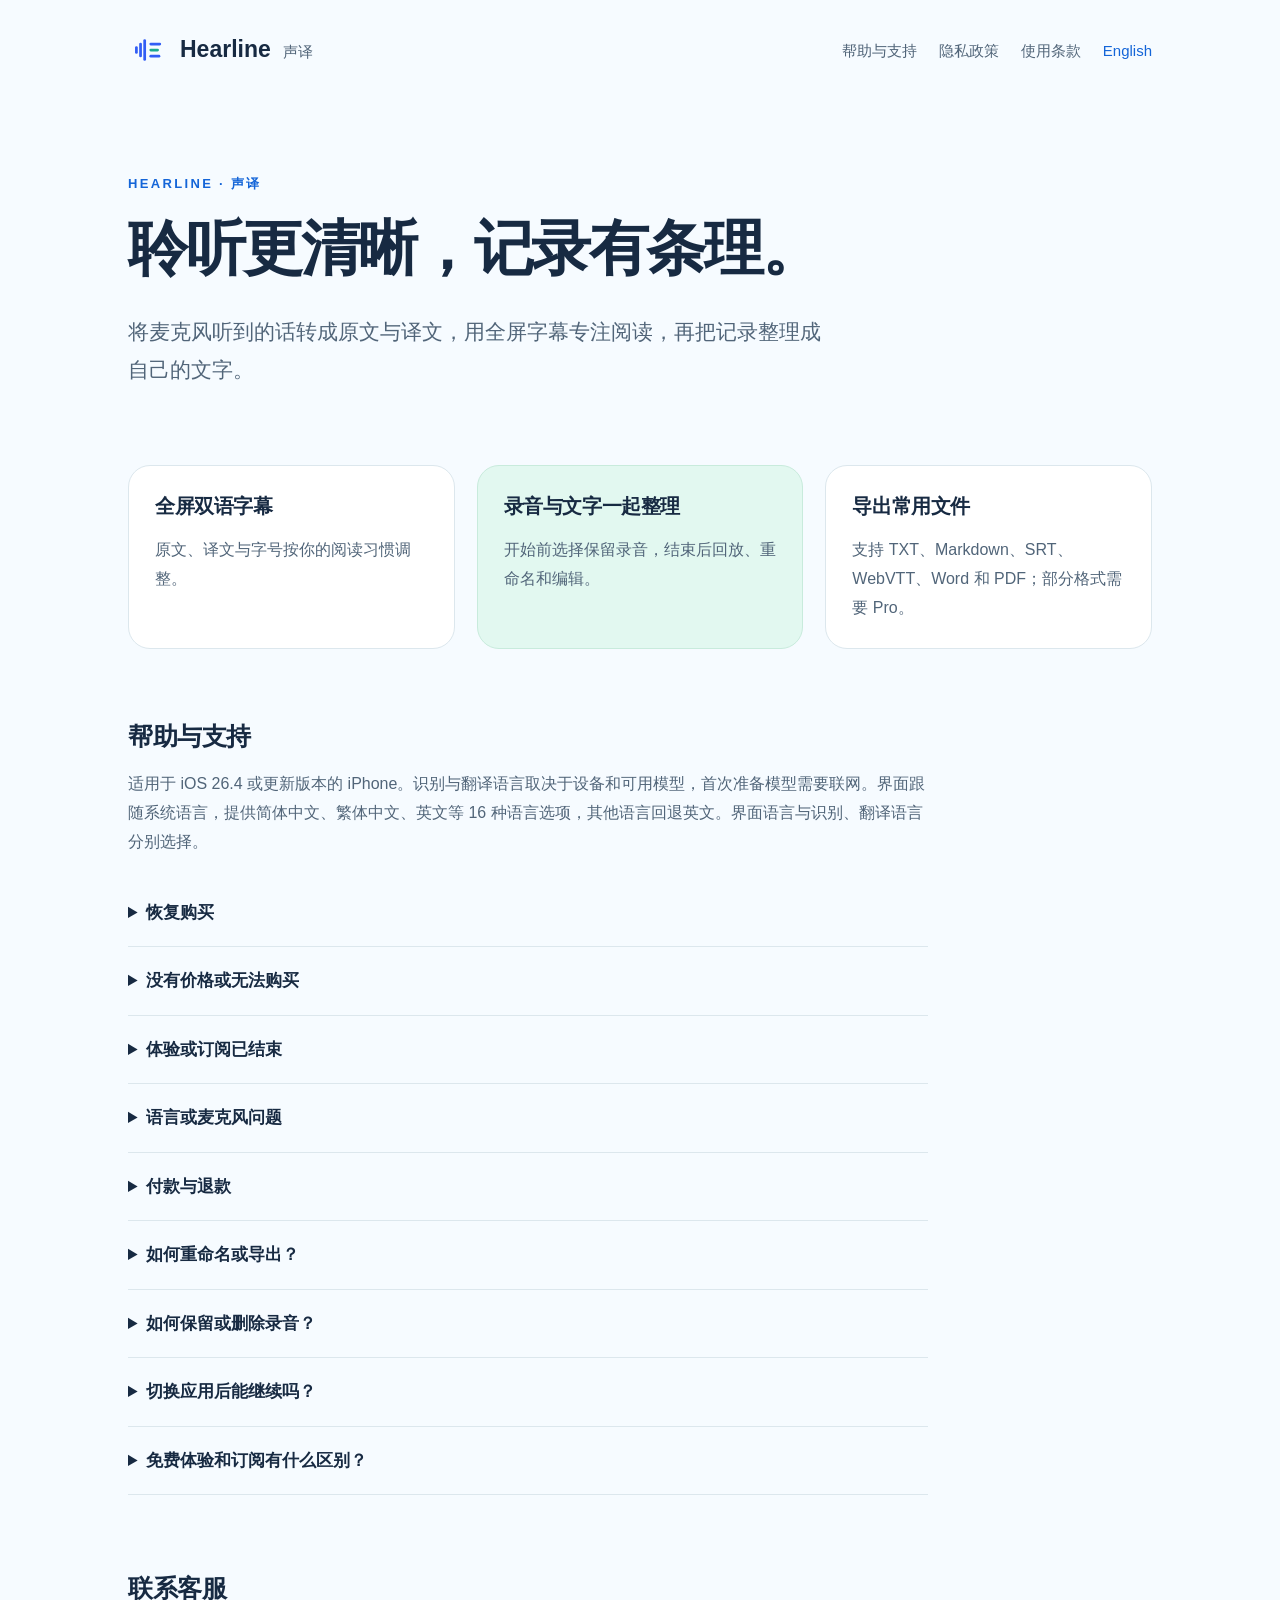
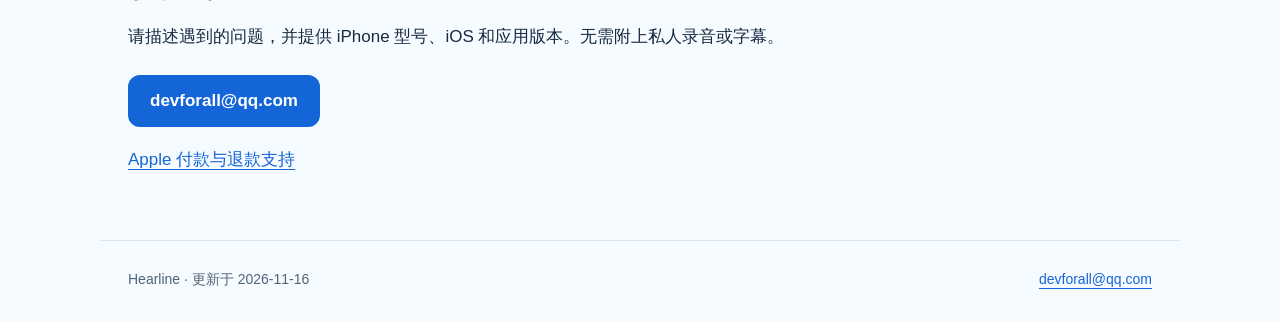
<file: index.html>
<!doctype html>
<html lang="zh-Hans">
<head>
  <meta charset="utf-8">
  <meta name="viewport" content="width=device-width, initial-scale=1">
  <meta name="description" content="将麦克风听到的话转成原文与译文，用全屏字幕专注阅读，再把记录整理成自己的文字。">
  <meta name="theme-color" content="#f6fbff">
  <title>帮助与支持 · Hearline</title>
  <link rel="icon" href="assets/hearline-mark.svg" type="image/svg+xml">
  <link rel="stylesheet" href="assets/style.css">
</head>
<body>
  <header class="header">
    <a class="brand" href="index.html"><img src="assets/hearline-mark.svg" width="40" height="40" alt=""><span>Hearline <small>声译</small></span></a>
    <nav aria-label="页面导航">
      <a href="index.html">帮助与支持</a><a href="privacy.html">隐私政策</a><a href="terms.html">使用条款</a>
      <a class="language" href="en/index.html" lang="en">English</a>
    </nav>
  </header>
  <main><section class="hero"><p class="eyebrow">HEARLINE · 声译</p><h1>聆听更清晰，记录有条理。</h1><p class="lead">将麦克风听到的话转成原文与译文，用全屏字幕专注阅读，再把记录整理成自己的文字。</p></section>
<section class="features" aria-label="功能"><article><h2>全屏双语字幕</h2><p>原文、译文与字号按你的阅读习惯调整。</p></article><article><h2>录音与文字一起整理</h2><p>开始前选择保留录音，结束后回放、重命名和编辑。</p></article><article><h2>导出常用文件</h2><p>支持 TXT、Markdown、SRT、WebVTT、Word 和 PDF；部分格式需要 Pro。</p></article></section>
<section class="support"><h2>帮助与支持</h2><p class="muted">适用于 iOS 26.4 或更新版本的 iPhone。识别与翻译语言取决于设备和可用模型，首次准备模型需要联网。界面跟随系统语言，提供简体中文、繁体中文、英文等 16 种语言选项，其他语言回退英文。界面语言与识别、翻译语言分别选择。</p><details><summary>恢复购买</summary><p>使用原先订阅的 Apple 账户，联网后点击“恢复购买”。即使已取消自动续订，通常仍可使用至付费周期结束。</p></details><details><summary>没有价格或无法购买</summary><p>检查网络和 App Store 账户，再重新加载价格。商品可用性取决于所在商店；暂不可用的商品不会通过本应用扣款或开通 Pro。</p></details><details><summary>体验或订阅已结束</summary><p>已经收到的文字会保留，可打开记录查看、编辑和导出 TXT／Markdown。联网确认续订，或选择订阅后重新开始聆听。</p></details><details><summary>语言或麦克风问题</summary><p>先准备所需语言模型并允许麦克风权限。订阅不会让不支持的语言或设备变为可用。音频中断后，请回到 Hearline 手动继续。</p></details><details><summary>付款与退款</summary><p>在 App Store 设置中管理续订。App Store 扣费及退款由 Apple 处理，可使用下方 Apple 支持入口。</p></details><details><summary>如何重命名或导出？</summary><p>在“记录”页面向左滑动一条记录，选择重命名、编辑或导出。记录名称也会用于导出文件名。右滑不会显示菜单。</p></details><details><summary>如何保留或删除录音？</summary><p>开始前的“保留录音”默认开启，可提前关闭。结束后在记录详情回放、导出 M4A 或仅删除音频；删除整条记录会同时删除录音。录音不随设备备份保留，请主动导出重要音频。</p></details><details><summary>切换应用后能继续吗？</summary><p>主动开始聆听后可以继续使用麦克风转录与翻译；暂停或结束即可停止。来电、麦克风被占用、额度或权益结束会停止采音。Hearline 不直接读取通话或其他应用的内部音轨。</p></details><details><summary>免费体验和订阅有什么区别？</summary><p>未订阅可累计体验 10 分钟，不按日补充。周付、月付和年付均自动续费，权益相同；价格以应用内当前商店显示为准。已有文字的查看、人工编辑、TXT／Markdown 导出，以及已有录音的回放和 M4A 导出不要求续费。</p></details></section>
<section class="contact"><h2>联系客服</h2><p>请描述遇到的问题，并提供 iPhone 型号、iOS 和应用版本。无需附上私人录音或字幕。</p><a class="button" href="mailto:devforall@qq.com?subject=Hearline%20Support">devforall@qq.com</a><p><a href="https://support.apple.com/billing">Apple 付款与退款支持</a></p></section></main>
  <footer><span>Hearline · 更新于 2026-11-16</span><a href="mailto:devforall@qq.com">devforall@qq.com</a></footer>
</body>
</html>
</file>
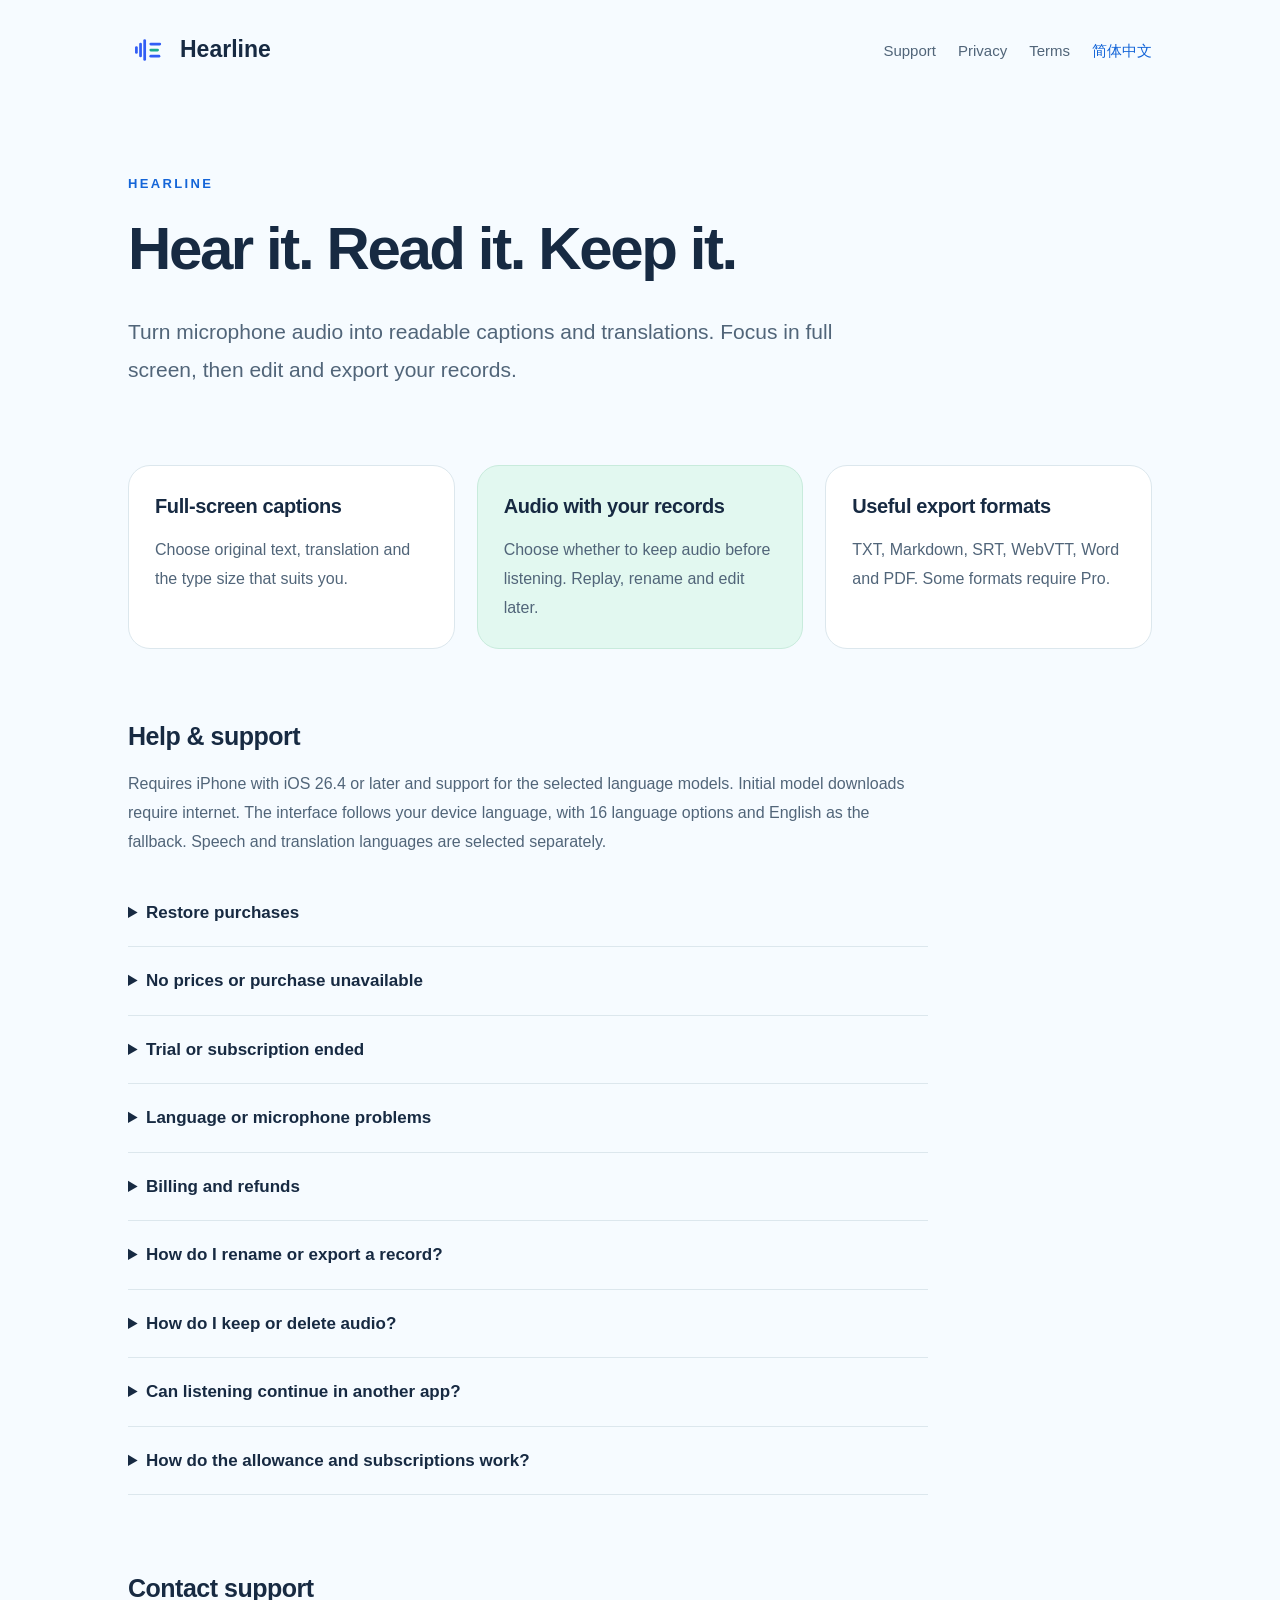
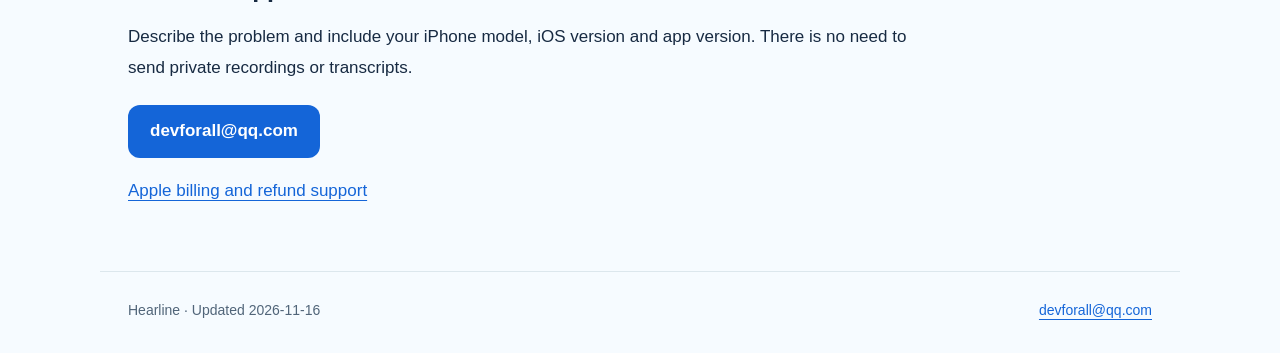
<file: en/index.html>
<!doctype html>
<html lang="en">
<head>
  <meta charset="utf-8">
  <meta name="viewport" content="width=device-width, initial-scale=1">
  <meta name="description" content="Turn microphone audio into readable captions and translations. Focus in full screen, then edit and export your records.">
  <meta name="theme-color" content="#f6fbff">
  <title>Help &amp; support · Hearline</title>
  <link rel="icon" href="../assets/hearline-mark.svg" type="image/svg+xml">
  <link rel="stylesheet" href="../assets/style.css">
</head>
<body>
  <header class="header">
    <a class="brand" href="index.html"><img src="../assets/hearline-mark.svg" width="40" height="40" alt=""><span>Hearline</span></a>
    <nav aria-label="Pages">
      <a href="index.html">Support</a><a href="privacy.html">Privacy</a><a href="terms.html">Terms</a>
      <a class="language" href="../index.html" lang="zh-Hans">简体中文</a>
    </nav>
  </header>
  <main><section class="hero"><p class="eyebrow">HEARLINE</p><h1>Hear it. Read it. Keep it.</h1><p class="lead">Turn microphone audio into readable captions and translations. Focus in full screen, then edit and export your records.</p></section>
<section class="features" aria-label="Features"><article><h2>Full-screen captions</h2><p>Choose original text, translation and the type size that suits you.</p></article><article><h2>Audio with your records</h2><p>Choose whether to keep audio before listening. Replay, rename and edit later.</p></article><article><h2>Useful export formats</h2><p>TXT, Markdown, SRT, WebVTT, Word and PDF. Some formats require Pro.</p></article></section>
<section class="support"><h2>Help & support</h2><p class="muted">Requires iPhone with iOS 26.4 or later and support for the selected language models. Initial model downloads require internet. The interface follows your device language, with 16 language options and English as the fallback. Speech and translation languages are selected separately.</p><details><summary>Restore purchases</summary><p>Use the Apple Account that originally subscribed, connect to the internet, then tap Restore purchases. If you canceled renewal, Pro normally stays active until the paid period ends.</p></details><details><summary>No prices or purchase unavailable</summary><p>Check your connection and App Store account, then retry loading prices. Availability depends on your storefront. Unavailable products do not grant Pro or charge you through this app.</p></details><details><summary>Trial or subscription ended</summary><p>Already received words are preserved. Open the record to review, edit or export TXT/Markdown. Reconnect to confirm renewal, or choose a subscription to start listening again.</p></details><details><summary>Language or microphone problems</summary><p>Prepare the required language models and allow microphone access. A subscription does not make an unsupported language or device compatible. After an audio interruption, return to Hearline and resume manually.</p></details><details><summary>Billing and refunds</summary><p>Manage renewal in App Store settings. Apple handles App Store charges and refund requests; use the Apple support link below.</p></details><details><summary>How do I rename or export a record?</summary><p>In Records, swipe left on a record to rename, edit or export it. Its name becomes the export filename. Swiping right shows no actions.</p></details><details><summary>How do I keep or delete audio?</summary><p>Keep recording is on by default and can be turned off before a session. Open a finished record to replay, export M4A or delete only its audio. Deleting a record also deletes its audio. Audio is excluded from device backups; export important recordings yourself.</p></details><details><summary>Can listening continue in another app?</summary><p>After you start a session, microphone transcription and translation can continue when you switch apps. Pause or end to stop. Calls, microphone interruptions or the end of your allowance or access stop capture. Hearline does not directly access calls or another app&#x27;s internal audio track.</p></details><details><summary>How do the allowance and subscriptions work?</summary><p>The free listening allowance is a total of 10 minutes and does not refill daily. Weekly, monthly and annual plans auto-renew and provide the same Pro features. Your App Store price is shown before purchase. Reading, manual editing, TXT/Markdown export and playback or M4A export of saved audio do not require renewal.</p></details></section>
<section class="contact"><h2>Contact support</h2><p>Describe the problem and include your iPhone model, iOS version and app version. There is no need to send private recordings or transcripts.</p><a class="button" href="mailto:devforall@qq.com?subject=Hearline%20Support">devforall@qq.com</a><p><a href="https://support.apple.com/billing">Apple billing and refund support</a></p></section></main>
  <footer><span>Hearline · Updated 2026-11-16</span><a href="mailto:devforall@qq.com">devforall@qq.com</a></footer>
</body>
</html>
</file>
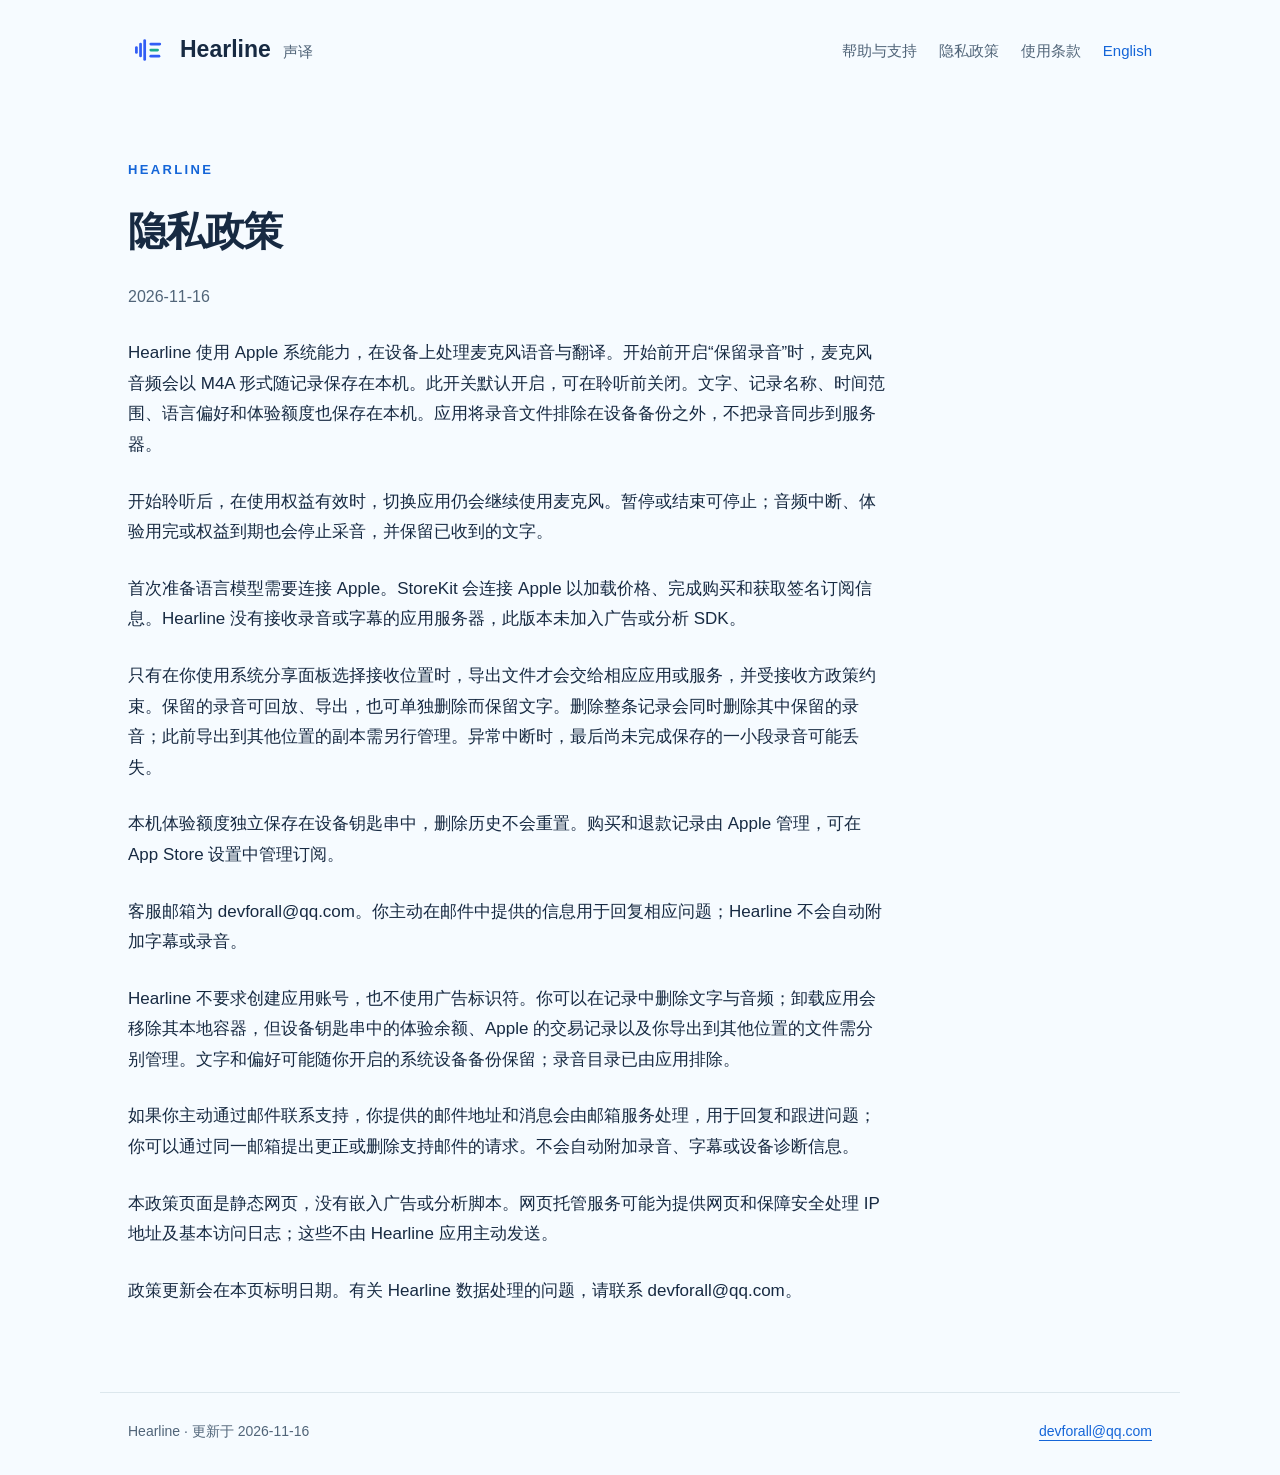
<file: privacy.html>
<!doctype html>
<html lang="zh-Hans">
<head>
  <meta charset="utf-8">
  <meta name="viewport" content="width=device-width, initial-scale=1">
  <meta name="description" content="隐私政策 · Hearline">
  <meta name="theme-color" content="#f6fbff">
  <title>隐私政策 · Hearline</title>
  <link rel="icon" href="assets/hearline-mark.svg" type="image/svg+xml">
  <link rel="stylesheet" href="assets/style.css">
</head>
<body>
  <header class="header">
    <a class="brand" href="index.html"><img src="assets/hearline-mark.svg" width="40" height="40" alt=""><span>Hearline <small>声译</small></span></a>
    <nav aria-label="页面导航">
      <a href="index.html">帮助与支持</a><a href="privacy.html">隐私政策</a><a href="terms.html">使用条款</a>
      <a class="language" href="en/privacy.html" lang="en">English</a>
    </nav>
  </header>
  <main><article class="document"><p class="eyebrow">HEARLINE</p><h1>隐私政策</h1><p class="muted">2026-11-16</p><p>Hearline 使用 Apple 系统能力，在设备上处理麦克风语音与翻译。开始前开启“保留录音”时，麦克风音频会以 M4A 形式随记录保存在本机。此开关默认开启，可在聆听前关闭。文字、记录名称、时间范围、语言偏好和体验额度也保存在本机。应用将录音文件排除在设备备份之外，不把录音同步到服务器。</p>
<p>开始聆听后，在使用权益有效时，切换应用仍会继续使用麦克风。暂停或结束可停止；音频中断、体验用完或权益到期也会停止采音，并保留已收到的文字。</p>
<p>首次准备语言模型需要连接 Apple。StoreKit 会连接 Apple 以加载价格、完成购买和获取签名订阅信息。Hearline 没有接收录音或字幕的应用服务器，此版本未加入广告或分析 SDK。</p>
<p>只有在你使用系统分享面板选择接收位置时，导出文件才会交给相应应用或服务，并受接收方政策约束。保留的录音可回放、导出，也可单独删除而保留文字。删除整条记录会同时删除其中保留的录音；此前导出到其他位置的副本需另行管理。异常中断时，最后尚未完成保存的一小段录音可能丢失。</p>
<p>本机体验额度独立保存在设备钥匙串中，删除历史不会重置。购买和退款记录由 Apple 管理，可在 App Store 设置中管理订阅。</p>
<p>客服邮箱为 devforall@qq.com。你主动在邮件中提供的信息用于回复相应问题；Hearline 不会自动附加字幕或录音。</p><p>Hearline 不要求创建应用账号，也不使用广告标识符。你可以在记录中删除文字与音频；卸载应用会移除其本地容器，但设备钥匙串中的体验余额、Apple 的交易记录以及你导出到其他位置的文件需分别管理。文字和偏好可能随你开启的系统设备备份保留；录音目录已由应用排除。</p>
<p>如果你主动通过邮件联系支持，你提供的邮件地址和消息会由邮箱服务处理，用于回复和跟进问题；你可以通过同一邮箱提出更正或删除支持邮件的请求。不会自动附加录音、字幕或设备诊断信息。</p>
<p>本政策页面是静态网页，没有嵌入广告或分析脚本。网页托管服务可能为提供网页和保障安全处理 IP 地址及基本访问日志；这些不由 Hearline 应用主动发送。</p>
<p>政策更新会在本页标明日期。有关 Hearline 数据处理的问题，请联系 devforall@qq.com。</p></article></main>
  <footer><span>Hearline · 更新于 2026-11-16</span><a href="mailto:devforall@qq.com">devforall@qq.com</a></footer>
</body>
</html>
</file>
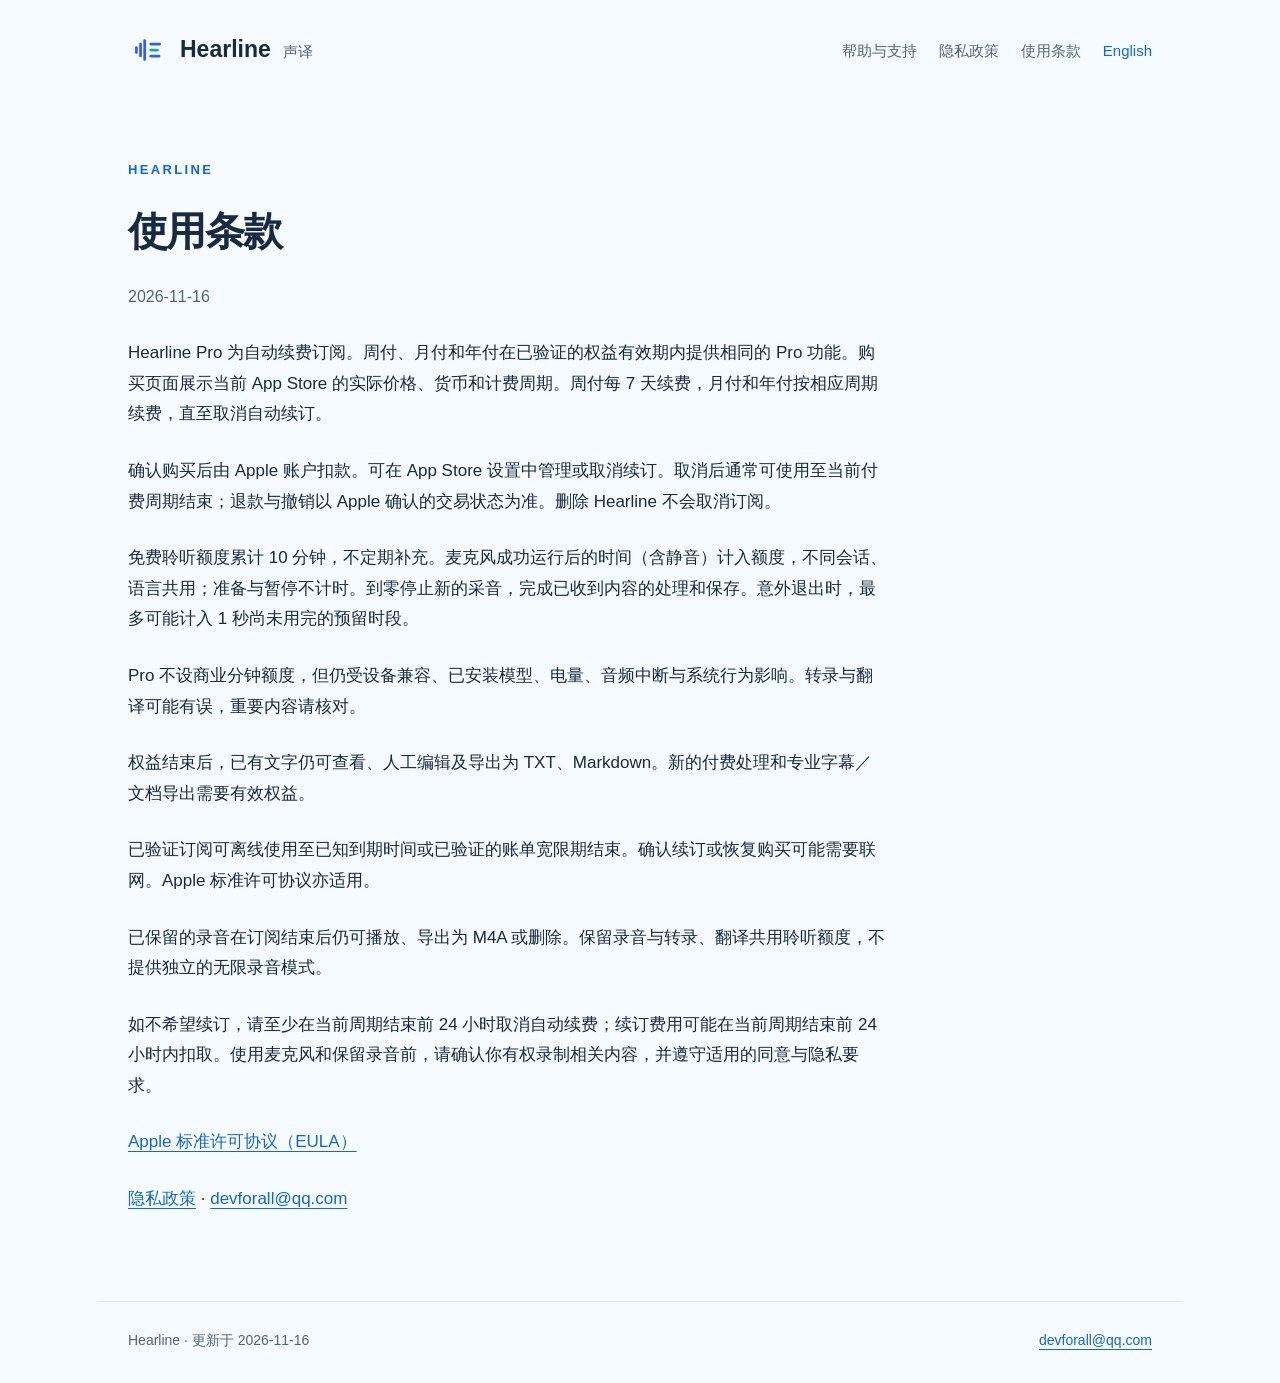
<file: terms.html>
<!doctype html>
<html lang="zh-Hans">
<head>
  <meta charset="utf-8">
  <meta name="viewport" content="width=device-width, initial-scale=1">
  <meta name="description" content="使用条款 · Hearline">
  <meta name="theme-color" content="#f6fbff">
  <title>使用条款 · Hearline</title>
  <link rel="icon" href="assets/hearline-mark.svg" type="image/svg+xml">
  <link rel="stylesheet" href="assets/style.css">
</head>
<body>
  <header class="header">
    <a class="brand" href="index.html"><img src="assets/hearline-mark.svg" width="40" height="40" alt=""><span>Hearline <small>声译</small></span></a>
    <nav aria-label="页面导航">
      <a href="index.html">帮助与支持</a><a href="privacy.html">隐私政策</a><a href="terms.html">使用条款</a>
      <a class="language" href="en/terms.html" lang="en">English</a>
    </nav>
  </header>
  <main><article class="document"><p class="eyebrow">HEARLINE</p><h1>使用条款</h1><p class="muted">2026-11-16</p><p>Hearline Pro 为自动续费订阅。周付、月付和年付在已验证的权益有效期内提供相同的 Pro 功能。购买页面展示当前 App Store 的实际价格、货币和计费周期。周付每 7 天续费，月付和年付按相应周期续费，直至取消自动续订。</p>
<p>确认购买后由 Apple 账户扣款。可在 App Store 设置中管理或取消续订。取消后通常可使用至当前付费周期结束；退款与撤销以 Apple 确认的交易状态为准。删除 Hearline 不会取消订阅。</p>
<p>免费聆听额度累计 10 分钟，不定期补充。麦克风成功运行后的时间（含静音）计入额度，不同会话、语言共用；准备与暂停不计时。到零停止新的采音，完成已收到内容的处理和保存。意外退出时，最多可能计入 1 秒尚未用完的预留时段。</p>
<p>Pro 不设商业分钟额度，但仍受设备兼容、已安装模型、电量、音频中断与系统行为影响。转录与翻译可能有误，重要内容请核对。</p>
<p>权益结束后，已有文字仍可查看、人工编辑及导出为 TXT、Markdown。新的付费处理和专业字幕／文档导出需要有效权益。</p>
<p>已验证订阅可离线使用至已知到期时间或已验证的账单宽限期结束。确认续订或恢复购买可能需要联网。Apple 标准许可协议亦适用。</p>
<p>已保留的录音在订阅结束后仍可播放、导出为 M4A 或删除。保留录音与转录、翻译共用聆听额度，不提供独立的无限录音模式。</p><p>如不希望续订，请至少在当前周期结束前 24 小时取消自动续费；续订费用可能在当前周期结束前 24 小时内扣取。使用麦克风和保留录音前，请确认你有权录制相关内容，并遵守适用的同意与隐私要求。</p><p><a href="https://www.apple.com/legal/internet-services/itunes/dev/stdeula/">Apple 标准许可协议（EULA）</a></p><p><a href="privacy.html">隐私政策</a> · <a href="mailto:devforall@qq.com">devforall@qq.com</a></p></article></main>
  <footer><span>Hearline · 更新于 2026-11-16</span><a href="mailto:devforall@qq.com">devforall@qq.com</a></footer>
</body>
</html>
</file>
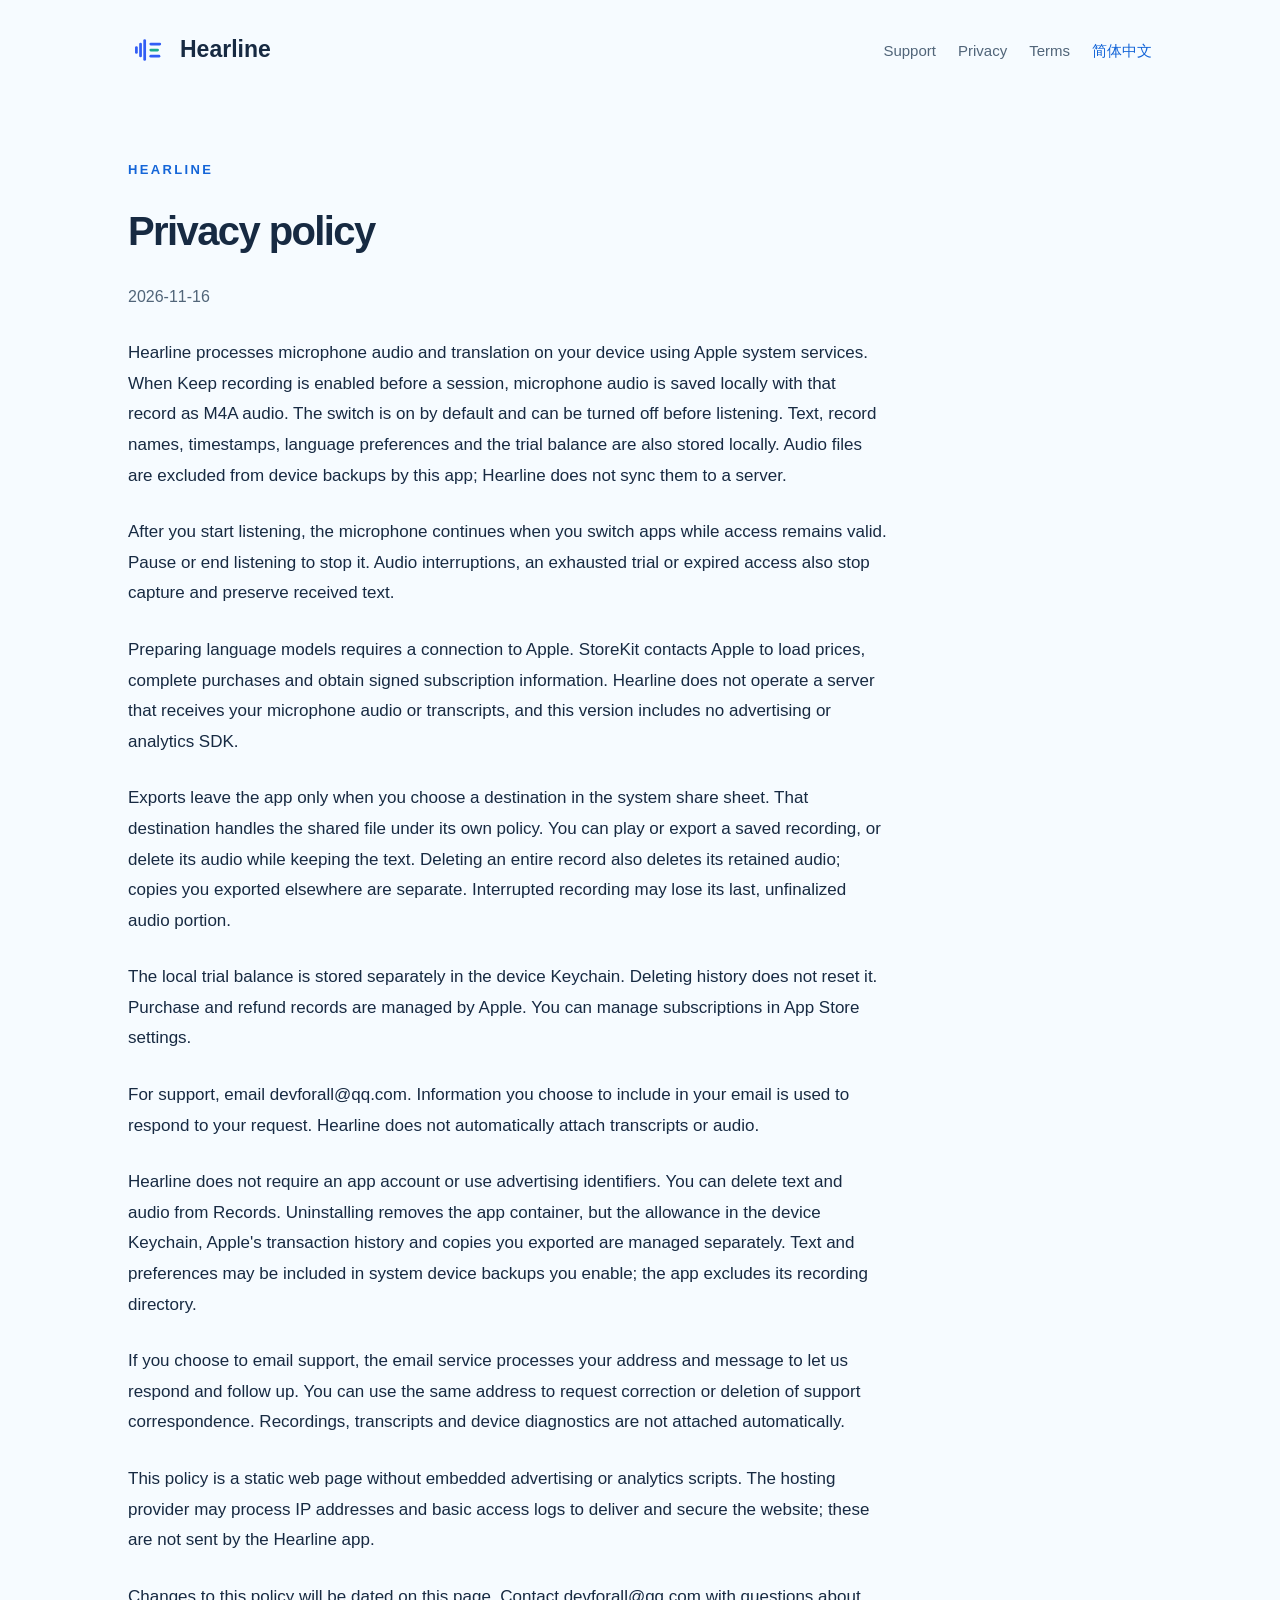
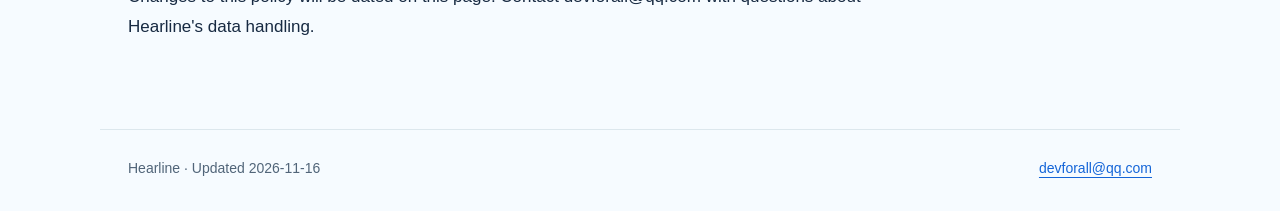
<file: en/privacy.html>
<!doctype html>
<html lang="en">
<head>
  <meta charset="utf-8">
  <meta name="viewport" content="width=device-width, initial-scale=1">
  <meta name="description" content="Privacy policy · Hearline">
  <meta name="theme-color" content="#f6fbff">
  <title>Privacy policy · Hearline</title>
  <link rel="icon" href="../assets/hearline-mark.svg" type="image/svg+xml">
  <link rel="stylesheet" href="../assets/style.css">
</head>
<body>
  <header class="header">
    <a class="brand" href="index.html"><img src="../assets/hearline-mark.svg" width="40" height="40" alt=""><span>Hearline</span></a>
    <nav aria-label="Pages">
      <a href="index.html">Support</a><a href="privacy.html">Privacy</a><a href="terms.html">Terms</a>
      <a class="language" href="../privacy.html" lang="zh-Hans">简体中文</a>
    </nav>
  </header>
  <main><article class="document"><p class="eyebrow">HEARLINE</p><h1>Privacy policy</h1><p class="muted">2026-11-16</p><p>Hearline processes microphone audio and translation on your device using Apple system services. When Keep recording is enabled before a session, microphone audio is saved locally with that record as M4A audio. The switch is on by default and can be turned off before listening. Text, record names, timestamps, language preferences and the trial balance are also stored locally. Audio files are excluded from device backups by this app; Hearline does not sync them to a server.</p>
<p>After you start listening, the microphone continues when you switch apps while access remains valid. Pause or end listening to stop it. Audio interruptions, an exhausted trial or expired access also stop capture and preserve received text.</p>
<p>Preparing language models requires a connection to Apple. StoreKit contacts Apple to load prices, complete purchases and obtain signed subscription information. Hearline does not operate a server that receives your microphone audio or transcripts, and this version includes no advertising or analytics SDK.</p>
<p>Exports leave the app only when you choose a destination in the system share sheet. That destination handles the shared file under its own policy. You can play or export a saved recording, or delete its audio while keeping the text. Deleting an entire record also deletes its retained audio; copies you exported elsewhere are separate. Interrupted recording may lose its last, unfinalized audio portion.</p>
<p>The local trial balance is stored separately in the device Keychain. Deleting history does not reset it. Purchase and refund records are managed by Apple. You can manage subscriptions in App Store settings.</p>
<p>For support, email devforall@qq.com. Information you choose to include in your email is used to respond to your request. Hearline does not automatically attach transcripts or audio.</p><p>Hearline does not require an app account or use advertising identifiers. You can delete text and audio from Records. Uninstalling removes the app container, but the allowance in the device Keychain, Apple&#x27;s transaction history and copies you exported are managed separately. Text and preferences may be included in system device backups you enable; the app excludes its recording directory.</p>
<p>If you choose to email support, the email service processes your address and message to let us respond and follow up. You can use the same address to request correction or deletion of support correspondence. Recordings, transcripts and device diagnostics are not attached automatically.</p>
<p>This policy is a static web page without embedded advertising or analytics scripts. The hosting provider may process IP addresses and basic access logs to deliver and secure the website; these are not sent by the Hearline app.</p>
<p>Changes to this policy will be dated on this page. Contact devforall@qq.com with questions about Hearline&#x27;s data handling.</p></article></main>
  <footer><span>Hearline · Updated 2026-11-16</span><a href="mailto:devforall@qq.com">devforall@qq.com</a></footer>
</body>
</html>
</file>
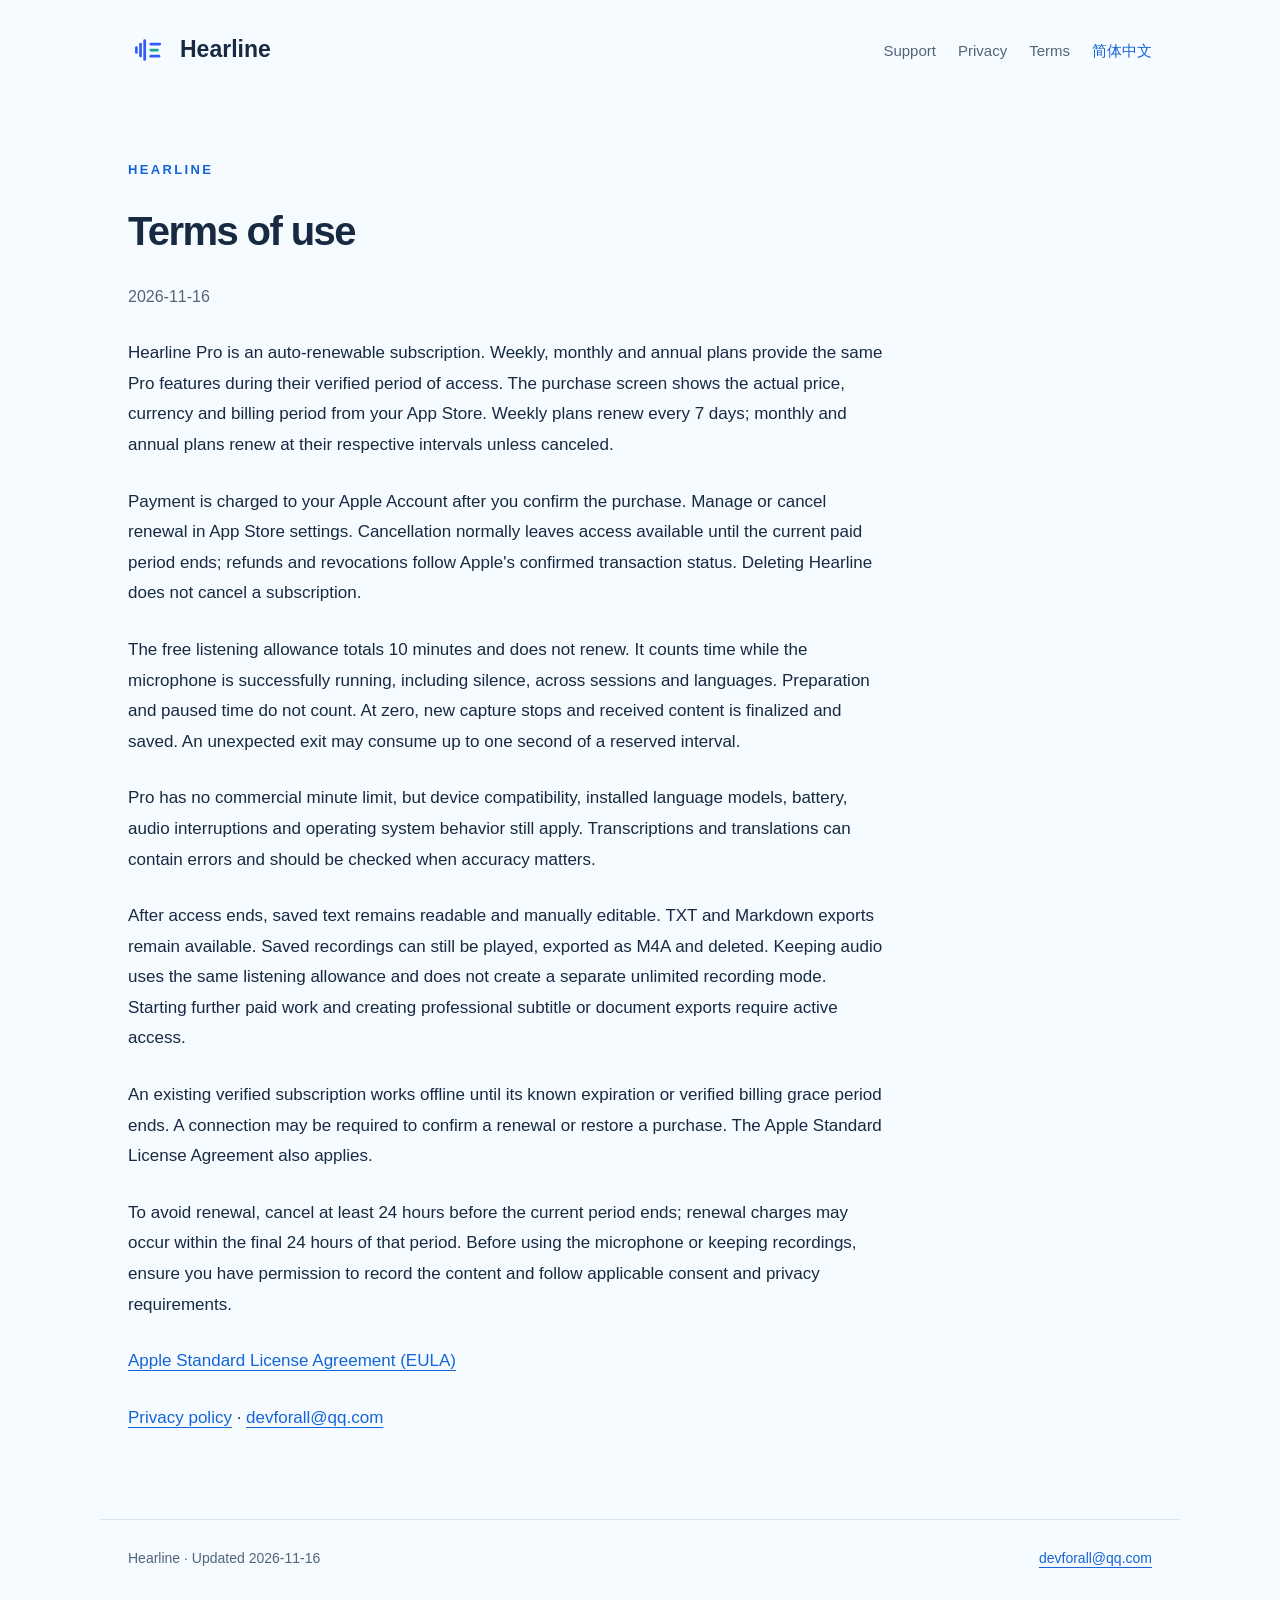
<file: en/terms.html>
<!doctype html>
<html lang="en">
<head>
  <meta charset="utf-8">
  <meta name="viewport" content="width=device-width, initial-scale=1">
  <meta name="description" content="Terms of use · Hearline">
  <meta name="theme-color" content="#f6fbff">
  <title>Terms of use · Hearline</title>
  <link rel="icon" href="../assets/hearline-mark.svg" type="image/svg+xml">
  <link rel="stylesheet" href="../assets/style.css">
</head>
<body>
  <header class="header">
    <a class="brand" href="index.html"><img src="../assets/hearline-mark.svg" width="40" height="40" alt=""><span>Hearline</span></a>
    <nav aria-label="Pages">
      <a href="index.html">Support</a><a href="privacy.html">Privacy</a><a href="terms.html">Terms</a>
      <a class="language" href="../terms.html" lang="zh-Hans">简体中文</a>
    </nav>
  </header>
  <main><article class="document"><p class="eyebrow">HEARLINE</p><h1>Terms of use</h1><p class="muted">2026-11-16</p><p>Hearline Pro is an auto-renewable subscription. Weekly, monthly and annual plans provide the same Pro features during their verified period of access. The purchase screen shows the actual price, currency and billing period from your App Store. Weekly plans renew every 7 days; monthly and annual plans renew at their respective intervals unless canceled.</p>
<p>Payment is charged to your Apple Account after you confirm the purchase. Manage or cancel renewal in App Store settings. Cancellation normally leaves access available until the current paid period ends; refunds and revocations follow Apple&#x27;s confirmed transaction status. Deleting Hearline does not cancel a subscription.</p>
<p>The free listening allowance totals 10 minutes and does not renew. It counts time while the microphone is successfully running, including silence, across sessions and languages. Preparation and paused time do not count. At zero, new capture stops and received content is finalized and saved. An unexpected exit may consume up to one second of a reserved interval.</p>
<p>Pro has no commercial minute limit, but device compatibility, installed language models, battery, audio interruptions and operating system behavior still apply. Transcriptions and translations can contain errors and should be checked when accuracy matters.</p>
<p>After access ends, saved text remains readable and manually editable. TXT and Markdown exports remain available. Saved recordings can still be played, exported as M4A and deleted. Keeping audio uses the same listening allowance and does not create a separate unlimited recording mode. Starting further paid work and creating professional subtitle or document exports require active access.</p>
<p>An existing verified subscription works offline until its known expiration or verified billing grace period ends. A connection may be required to confirm a renewal or restore a purchase. The Apple Standard License Agreement also applies.</p><p>To avoid renewal, cancel at least 24 hours before the current period ends; renewal charges may occur within the final 24 hours of that period. Before using the microphone or keeping recordings, ensure you have permission to record the content and follow applicable consent and privacy requirements.</p><p><a href="https://www.apple.com/legal/internet-services/itunes/dev/stdeula/">Apple Standard License Agreement (EULA)</a></p><p><a href="privacy.html">Privacy policy</a> · <a href="mailto:devforall@qq.com">devforall@qq.com</a></p></article></main>
  <footer><span>Hearline · Updated 2026-11-16</span><a href="mailto:devforall@qq.com">devforall@qq.com</a></footer>
</body>
</html>
</file>
<file: assets/style.css>
:root{color-scheme:light;--ink:#172a42;--muted:#516579;--blue:#1465d8;--line:#dce7ed;--mint:#e2f8f0;--paper:#f6fbff}
*{box-sizing:border-box}
body{margin:0;background:var(--paper);color:var(--ink);font:17px/1.8 -apple-system,BlinkMacSystemFont,"Segoe UI",sans-serif;word-break:normal;overflow-wrap:anywhere}
a{color:var(--blue);text-underline-offset:4px}
a:hover{text-decoration-thickness:2px}
a:focus-visible,summary:focus-visible{outline:3px solid var(--blue);outline-offset:5px;border-radius:4px}
.header,main,footer{max-width:1080px;margin:auto;padding-left:28px;padding-right:28px}
.header{min-height:100px;display:flex;align-items:center;justify-content:space-between;gap:24px}
.brand{display:flex;align-items:center;gap:12px;color:var(--ink);font-size:23px;font-weight:700;text-decoration:none;white-space:nowrap}
.brand img{border-radius:11px}
.brand small{font-size:15px;color:var(--muted);font-weight:500;margin-left:6px}
nav{display:flex;align-items:center;gap:22px;flex-wrap:wrap;font-size:15px}
nav a{color:var(--muted);text-decoration:none}
nav .language{color:var(--blue)}
.hero{padding:72px 0 42px;max-width:820px}
.eyebrow{letter-spacing:.18em;font-size:13px;font-weight:700;color:var(--blue);margin:0 0 18px}
h1{font-size:clamp(34px,5.4vw,60px);letter-spacing:-.04em;line-height:1.2;margin:0 0 28px;font-weight:700}
.lead{font-size:21px;color:var(--muted);max-width:710px;line-height:1.8}
h2{font-size:25px;line-height:1.4;margin:0 0 16px;letter-spacing:-.02em}
p{margin:0 0 22px}
.features{display:grid;grid-template-columns:repeat(3,1fr);gap:22px;margin:12px 0 70px}
.features article{padding:26px;border-radius:22px;background:#fff;border:1px solid var(--line)}
.features article:nth-child(2){background:var(--mint);border-color:#c8ebdc}
.features h2{font-size:20px}
.features p{font-size:16px;color:var(--muted);margin:0}
.support,.contact{max-width:800px;margin-bottom:64px}
.muted{color:var(--muted);font-size:16px}
details{padding:19px 0;border-bottom:1px solid var(--line)}
summary{cursor:pointer;font-weight:600;line-height:1.5;padding:2px 0}
details p{color:var(--muted);margin:16px 0 3px}
.contact{padding-top:12px}
.button{display:inline-block;background:var(--blue);color:#fff;padding:11px 22px;border-radius:12px;font-weight:600;text-decoration:none;margin:0 0 18px}
.document{max-width:760px;padding:58px 0 60px}
.document h1{font-size:40px}
.document p{margin-bottom:26px}
footer{display:flex;justify-content:space-between;gap:20px;padding-top:26px;padding-bottom:30px;border-top:1px solid var(--line);font-size:14px;color:var(--muted)}
@media(max-width:720px){.header,main,footer{padding-left:22px;padding-right:22px}.header{align-items:flex-start;flex-direction:column;gap:16px;padding-top:24px;padding-bottom:16px}nav{gap:18px;font-size:14px}.hero{padding-top:42px}.lead{font-size:18px}.features{grid-template-columns:1fr;gap:14px;margin-bottom:46px}.features article{padding:22px}.document{padding-top:36px}.document h1{font-size:34px}footer{flex-direction:column;gap:5px}}
@media(prefers-reduced-motion:no-preference){a{transition:color .15s,background-color .15s}}
@media print{body{background:#fff;font-size:12pt}.header nav,footer{display:none}.document{max-width:none;padding-top:20px}a{color:inherit}}
</file>
